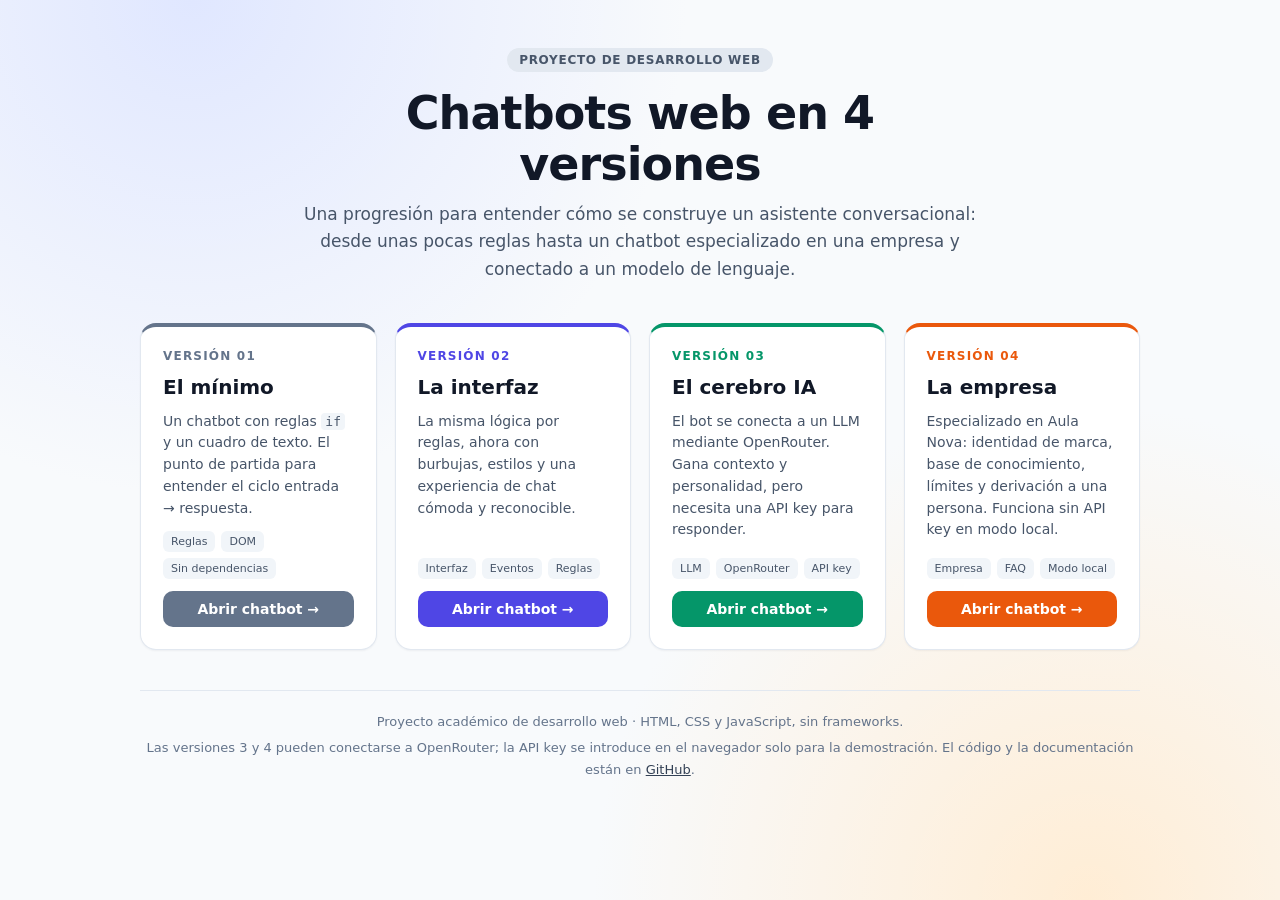
<file: index.html>
<!DOCTYPE html>
<html lang="es">

<head>
  <meta charset="UTF-8">
  <meta name="viewport" content="width=device-width, initial-scale=1.0">
  <meta name="description" content="Cuatro versiones progresivas de un chatbot web: reglas, interfaz, LLM y especialización para una empresa.">
  <title>Chatbots web · 4 versiones</title>
  <link rel="stylesheet" href="css/index.css">
</head>

<body>
  <div class="envoltorio">
    <header class="portada">
      <p class="etiqueta">Proyecto de desarrollo web</p>
      <h1>Chatbots web en 4 versiones</h1>
      <p class="intro">
        Una progresión para entender cómo se construye un asistente conversacional:
        desde unas pocas reglas hasta un chatbot especializado en una empresa y conectado a un modelo de lenguaje.
      </p>
    </header>

    <main class="rejilla">
      <article class="tarjeta v1">
        <span class="numero">Versión 01</span>
        <h2>El mínimo</h2>
        <p class="descripcion">
          Un chatbot con reglas <code>if</code> y un cuadro de texto. El punto de partida para entender
          el ciclo entrada → respuesta.
        </p>
        <ul class="etiquetas">
          <li>Reglas</li>
          <li>DOM</li>
          <li>Sin dependencias</li>
        </ul>
        <a class="boton" href="v1-chatbot-minimo.html">Abrir chatbot →</a>
      </article>

      <article class="tarjeta v2">
        <span class="numero">Versión 02</span>
        <h2>La interfaz</h2>
        <p class="descripcion">
          La misma lógica por reglas, ahora con burbujas, estilos y una experiencia de chat
          cómoda y reconocible.
        </p>
        <ul class="etiquetas">
          <li>Interfaz</li>
          <li>Eventos</li>
          <li>Reglas</li>
        </ul>
        <a class="boton" href="v2-chatbot-interfaz.html">Abrir chatbot →</a>
      </article>

      <article class="tarjeta v3">
        <span class="numero">Versión 03</span>
        <h2>El cerebro IA</h2>
        <p class="descripcion">
          El bot se conecta a un LLM mediante OpenRouter. Gana contexto y personalidad,
          pero necesita una API key para responder.
        </p>
        <ul class="etiquetas">
          <li>LLM</li>
          <li>OpenRouter</li>
          <li>API key</li>
        </ul>
        <a class="boton" href="v3-chatbot-ia.html">Abrir chatbot →</a>
      </article>

      <article class="tarjeta v4">
        <span class="numero">Versión 04</span>
        <h2>La empresa</h2>
        <p class="descripcion">
          Especializado en Aula Nova: identidad de marca, base de conocimiento, límites y
          derivación a una persona. Funciona sin API key en modo local.
        </p>
        <ul class="etiquetas">
          <li>Empresa</li>
          <li>FAQ</li>
          <li>Modo local</li>
        </ul>
        <a class="boton" href="v4-chatbot-empresa.html">Abrir chatbot →</a>
      </article>
    </main>

    <footer>
      <p>Proyecto académico de desarrollo web · HTML, CSS y JavaScript, sin frameworks.</p>
      <p class="notas">
        Las versiones 3 y 4 pueden conectarse a OpenRouter; la API key se introduce en el navegador
        solo para la demostración. El código y la documentación están en
        <a href="https://github.com/canodelacuadra/chatbot-ai" target="_blank" rel="noopener noreferrer">GitHub</a>.
      </p>
    </footer>
  </div>
</body>

</html>
</file>
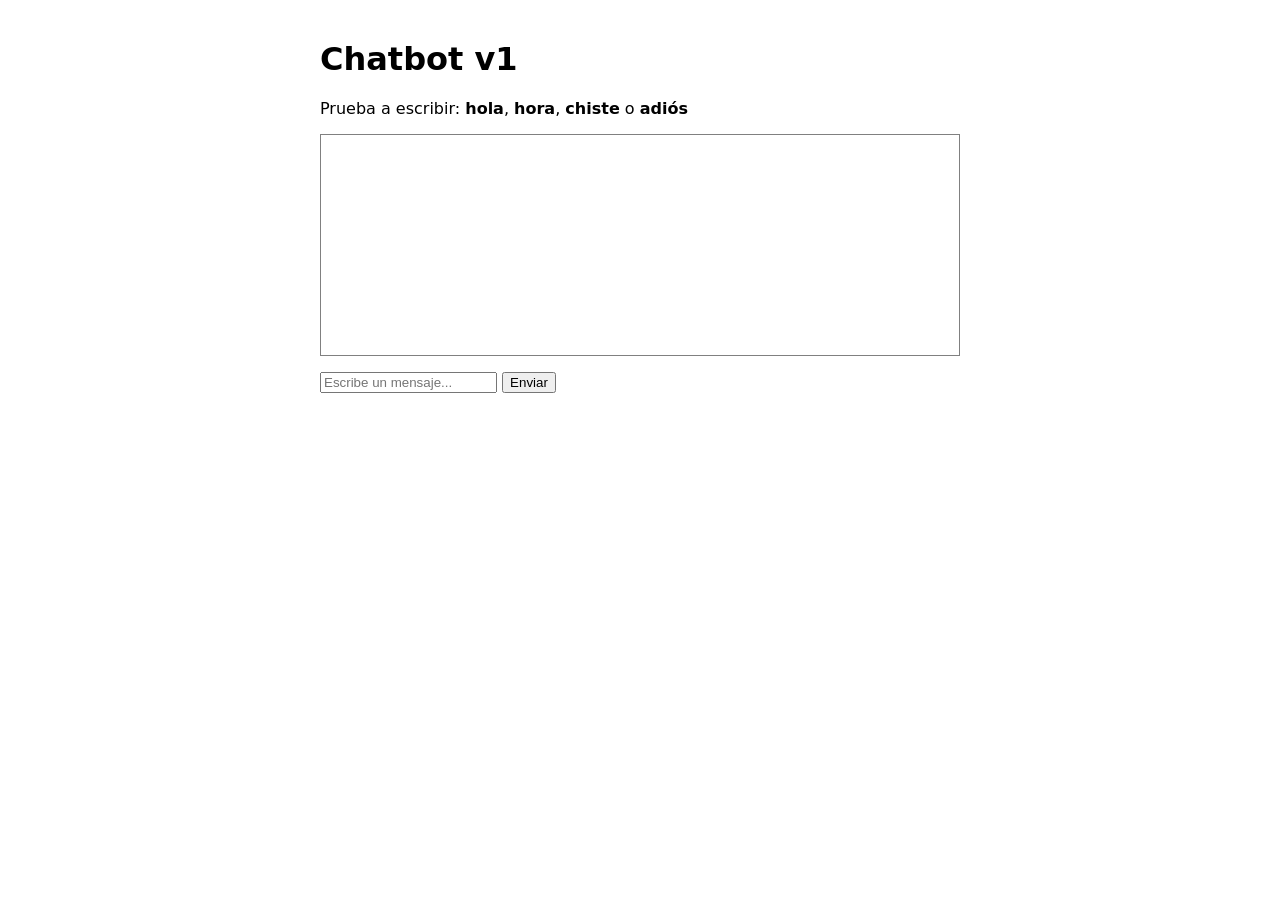
<file: v1-chatbot-minimo.html>
<!DOCTYPE html>
<html lang="es">

<head>
  <meta charset="UTF-8">
  <meta name="viewport" content="width=device-width, initial-scale=1.0">
  <title>Chatbot v1 - El mínimo posible</title>
  <link rel="stylesheet" href="css/v1-chatbot-minimo.css">
</head>

<body>
  <h1>Chatbot v1</h1>
  <p>Prueba a escribir: <strong>hola</strong>, <strong>hora</strong>, <strong>chiste</strong> o
    <strong>adiós</strong></p>

  <div id="chat"></div>

  <p>
    <input id="entrada" placeholder="Escribe un mensaje..." autocomplete="off">
    <button id="enviar">Enviar</button>
  </p>

  <script src="js/v1-chatbot-minimo.js"></script>
</body>

</html>
</file>
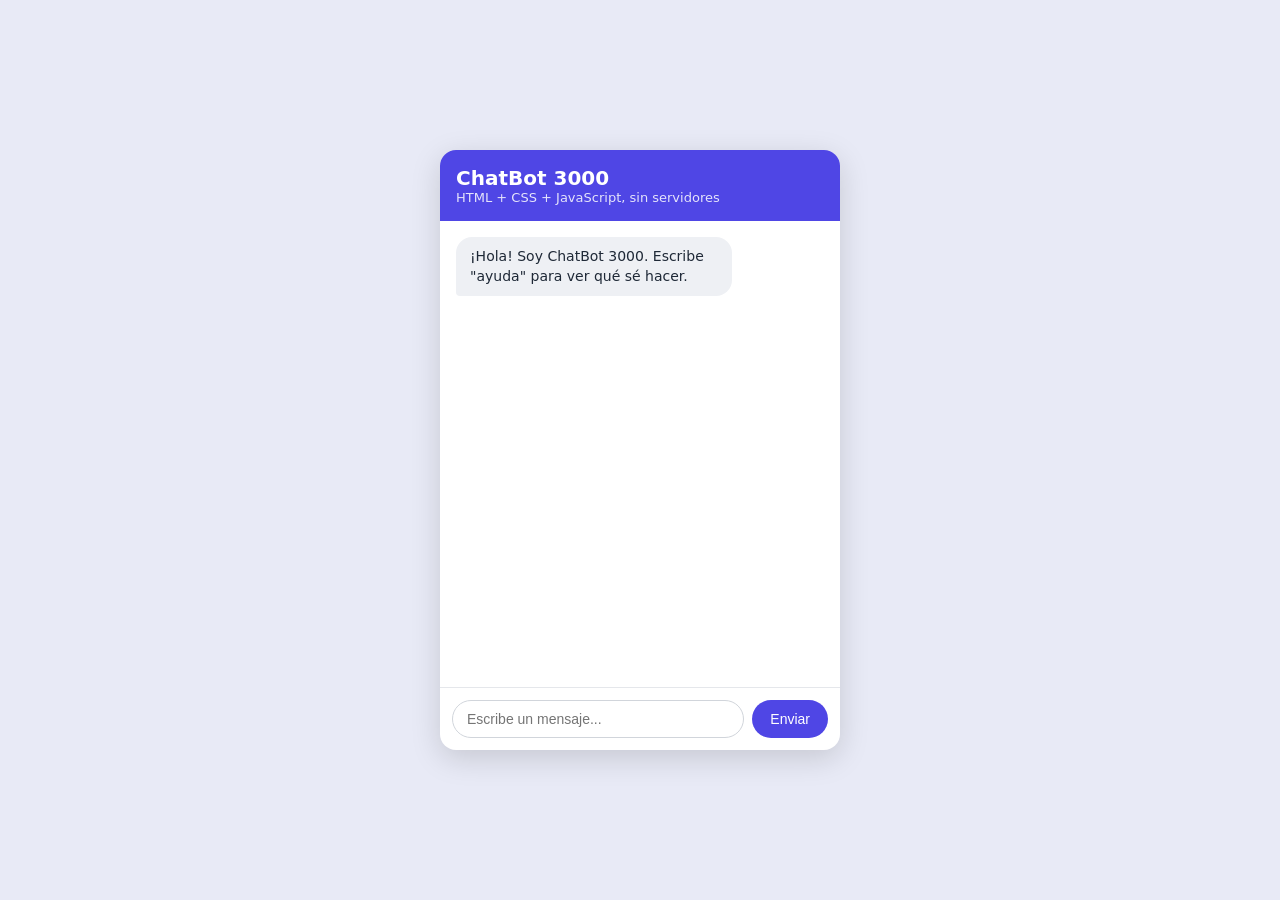
<file: v2-chatbot-interfaz.html>
<!DOCTYPE html>
<html lang="es">

<head>
  <meta charset="UTF-8">
  <meta name="viewport" content="width=device-width, initial-scale=1.0">
  <title>Chatbot v2 - Con interfaz de chat</title>

  <link rel="stylesheet" href="css/v2-chatbot-interfaz.css">
</head>

<body>
  <div class="chat">
    <header class="cabecera">
      <h1>ChatBot 3000</h1>
      <p>HTML + CSS + JavaScript, sin servidores</p>
    </header>

    <main id="mensajes" class="mensajes" aria-live="polite"></main>

    <div class="zona-entrada">
      <input id="entrada" type="text" placeholder="Escribe un mensaje..." autocomplete="off">
      <button id="enviar" type="button">Enviar</button>
    </div>
  </div>

  <script src="js/v2-chatbot-interfaz.js"></script>
</body>

</html>
</file>
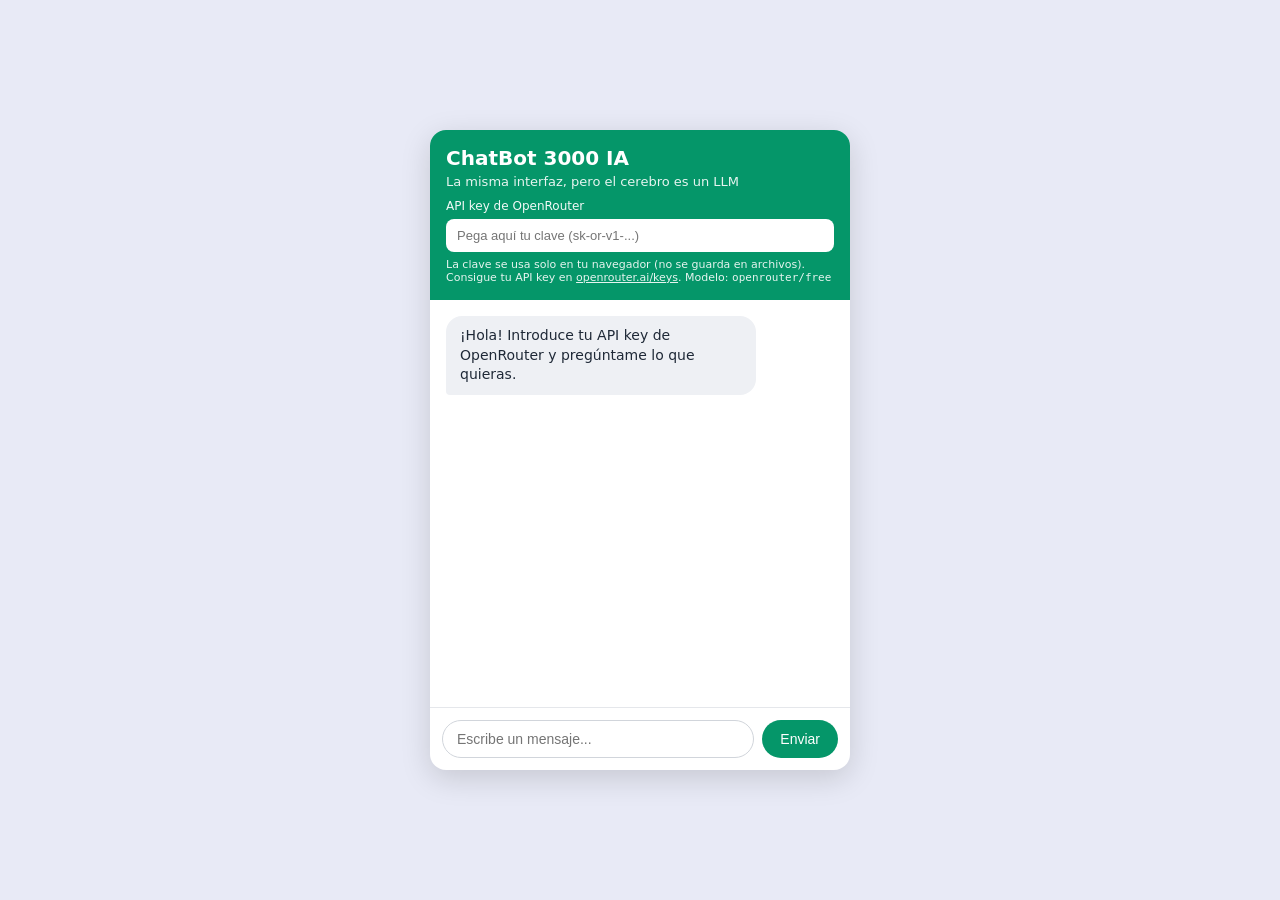
<file: v3-chatbot-ia.html>
<!DOCTYPE html>
<html lang="es">

<head>
  <meta charset="UTF-8">
  <meta name="viewport" content="width=device-width, initial-scale=1.0">
  <title>Chatbot v3 - Con un LLM de verdad</title>

  <link rel="stylesheet" href="css/v3-chatbot-ia.css">
</head>

<body>
  <div class="chat">
    <header class="cabecera">
      <h1>ChatBot 3000 IA</h1>
      <p>La misma interfaz, pero el cerebro es un LLM</p>
      <div class="config">
        <label for="api-key">API key de OpenRouter</label>
        <input id="api-key" type="password" placeholder="Pega aquí tu clave (sk-or-v1-...)" autocomplete="off">
        <small>La clave se usa solo en tu navegador (no se guarda en archivos). Consigue tu API key en <a href="https://openrouter.ai/keys" target="_blank" rel="noopener noreferrer" style="color: #fff; text-decoration: underline;">openrouter.ai/keys</a>. Modelo: <code>openrouter/free</code></small>
      </div>
    </header>

    <main id="mensajes" class="mensajes" aria-live="polite"></main>

    <div class="zona-entrada">
      <input id="entrada" type="text" placeholder="Escribe un mensaje..." autocomplete="off">
      <button id="enviar" type="button">Enviar</button>
    </div>
  </div>

  <script src="js/v3-chatbot-ia.js"></script>
</body>

</html>
</file>
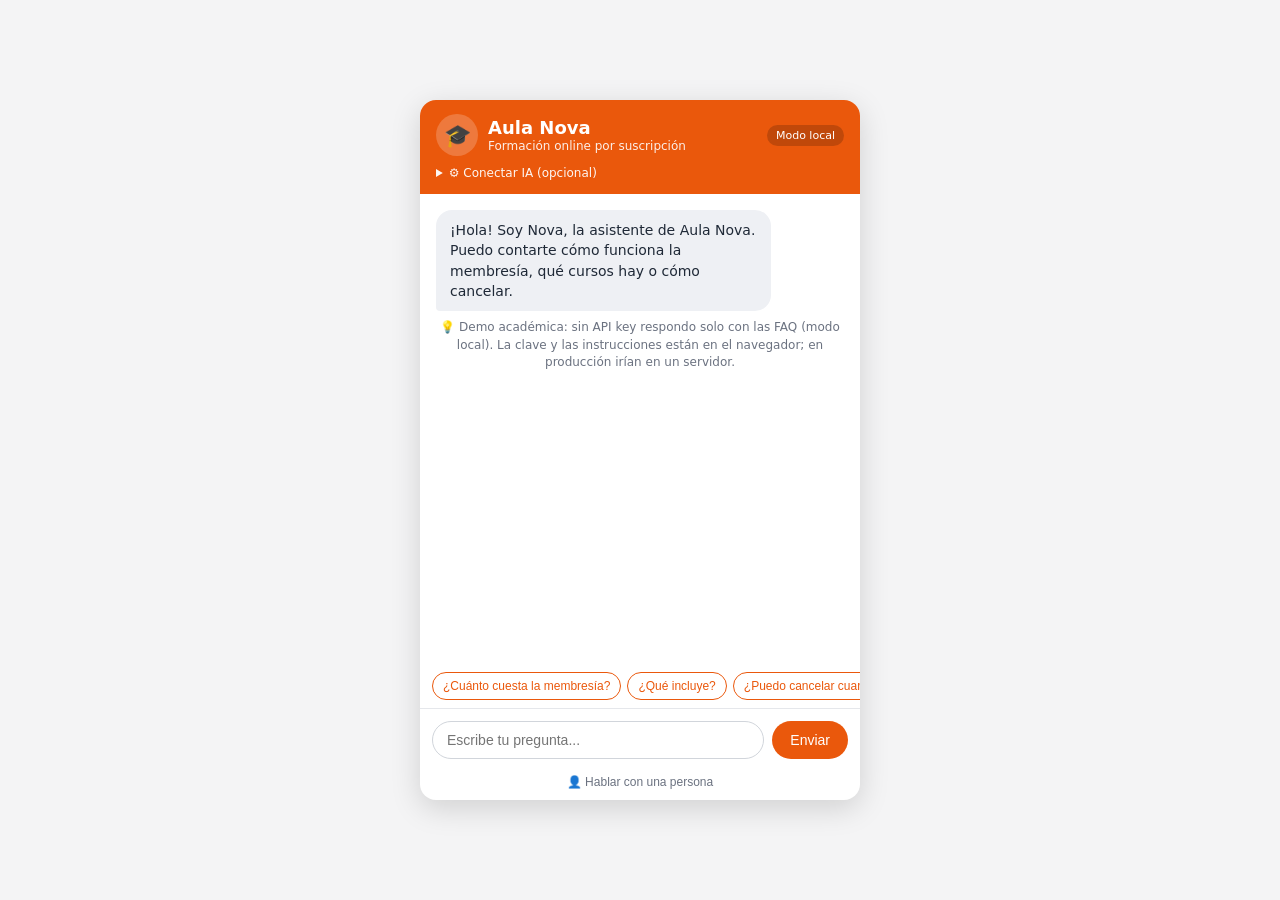
<file: v4-chatbot-empresa.html>
<!DOCTYPE html>
<html lang="es">

<head>
  <meta charset="UTF-8">
  <meta name="viewport" content="width=device-width, initial-scale=1.0">
  <title>Chatbot v4 - Especializado en una empresa</title>

  <link rel="stylesheet" href="css/v4-chatbot-empresa.css">
</head>

<body>
  <div class="chat">
    <header class="cabecera">
      <div class="marca">
        <div id="avatar" class="avatar" aria-hidden="true">🎓</div>
        <div class="datos-marca">
          <h1 id="nombre">Aula Nova</h1>
          <p id="lema">Formación online por suscripción</p>
        </div>
        <span id="modo" class="modo">Modo local</span>
      </div>

      <!--
        ⚠️ EN PRODUCCIÓN: este campo no existiría.
        La API key debe vivir en una variable de entorno del servidor.
      -->
      <details class="config">
        <summary>⚙️ Conectar IA (opcional)</summary>
        <label for="api-key">API key de OpenRouter</label>
        <input id="api-key" type="password" placeholder="Pega aquí tu clave (sk-or-v1-...)" autocomplete="off">
        <small>
          Sin clave, Nova responde solo con las FAQ de la empresa (modo local).
          La clave se usa únicamente en tu navegador. En una empresa real iría en el servidor.
        </small>
      </details>
    </header>

    <main id="mensajes" class="mensajes" aria-live="polite"></main>

    <div id="sugerencias" class="sugerencias" aria-label="Preguntas sugeridas"></div>

    <div class="zona-entrada">
      <input id="entrada" type="text" placeholder="Escribe tu pregunta..." autocomplete="off">
      <button id="enviar" type="button">Enviar</button>
    </div>

    <div class="pie">
      <button id="derivar" type="button">👤 Hablar con una persona</button>
    </div>
  </div>

  <script src="js/v4-chatbot-empresa.js"></script>
</body>

</html>
</file>
<file: css/index.css>
/* Página de inicio: tarjetas con las cuatro versiones del chatbot */

:root {
  --texto: #111827;
  --texto-suave: #475569;
  --borde: #e2e8f0;
  --fondo: #f8fafc;
}

* {
  box-sizing: border-box;
}

body {
  margin: 0;
  min-height: 100vh;
  font-family: system-ui, sans-serif;
  color: var(--texto);
  background:
    radial-gradient(circle at 15% 0%, #e0e7ff 0%, transparent 35%),
    radial-gradient(circle at 85% 100%, #ffedd5 0%, transparent 35%),
    var(--fondo);
}

.envoltorio {
  max-width: 1040px;
  margin: 0 auto;
  padding: 48px 20px 40px;
}

/* Cabecera */
.portada {
  max-width: 720px;
  margin: 0 auto 40px;
  text-align: center;
}

.etiqueta {
  display: inline-block;
  margin: 0;
  padding: 5px 12px;
  border-radius: 999px;
  background: #e2e8f0;
  color: var(--texto-suave);
  font-size: 12px;
  font-weight: 600;
  letter-spacing: 0.06em;
  text-transform: uppercase;
}

h1 {
  margin: 16px 0 12px;
  font-size: clamp(30px, 6vw, 46px);
  line-height: 1.1;
  letter-spacing: -0.02em;
}

.intro {
  margin: 0;
  color: var(--texto-suave);
  font-size: 17px;
  line-height: 1.6;
}

/* Rejilla de versiones */
.rejilla {
  display: grid;
  grid-template-columns: repeat(auto-fit, minmax(230px, 1fr));
  gap: 18px;
}

.tarjeta {
  --acento: #64748b;
  display: flex;
  flex-direction: column;
  gap: 12px;
  padding: 22px;
  border: 1px solid var(--borde);
  border-top: 4px solid var(--acento);
  border-radius: 16px;
  background: #fff;
  box-shadow: 0 1px 2px rgba(15, 23, 42, 0.05);
  transition: transform 0.15s ease, box-shadow 0.15s ease;
}

.tarjeta:hover {
  transform: translateY(-3px);
  box-shadow: 0 12px 28px rgba(15, 23, 42, 0.12);
}

.tarjeta.v2 {
  --acento: #4f46e5;
}

.tarjeta.v3 {
  --acento: #059669;
}

.tarjeta.v4 {
  --acento: #ea580c;
}

.numero {
  color: var(--acento);
  font-size: 12px;
  font-weight: 700;
  letter-spacing: 0.1em;
  text-transform: uppercase;
}

h2 {
  margin: 0;
  font-size: 20px;
}

.descripcion {
  flex: 1;
  margin: 0;
  color: var(--texto-suave);
  font-size: 14px;
  line-height: 1.55;
}

.descripcion code {
  padding: 1px 4px;
  border-radius: 4px;
  background: #f1f5f9;
  font-size: 13px;
}

.etiquetas {
  display: flex;
  flex-wrap: wrap;
  gap: 6px;
  margin: 0;
  padding: 0;
  list-style: none;
}

.etiquetas li {
  padding: 4px 8px;
  border-radius: 6px;
  background: #f1f5f9;
  color: var(--texto-suave);
  font-size: 11px;
}

.boton {
  display: inline-flex;
  align-items: center;
  justify-content: center;
  padding: 10px 14px;
  border-radius: 10px;
  background: var(--acento);
  color: #fff;
  font-size: 14px;
  font-weight: 600;
  text-decoration: none;
}

.boton:hover {
  filter: brightness(0.92);
}

.boton:focus-visible {
  outline: 3px solid rgba(15, 23, 42, 0.25);
  outline-offset: 2px;
}

/* Pie */
footer {
  margin-top: 40px;
  padding-top: 20px;
  border-top: 1px solid var(--borde);
  color: #64748b;
  font-size: 13px;
  line-height: 1.7;
  text-align: center;
}

footer p {
  margin: 0;
}

.notas {
  margin-top: 4px !important;
}

footer a {
  color: #334155;
}

footer a:hover {
  color: var(--texto);
}
</file>
<file: css/v1-chatbot-minimo.css>
/* v1: los estilos mínimos imprescindibles.
   La idea de esta versión es que el HTML y el JS sean lo más simple posible. */
body {
  font-family: system-ui, sans-serif;
  max-width: 640px;
  margin: 40px auto;
  padding: 0 16px;
}

#chat {
  border: 1px solid gray;
  padding: 10px;
  height: 200px;
  overflow-y: scroll;
}
</file>
<file: css/v2-chatbot-interfaz.css>
/* 1. Página: centra el chat en pantalla */
* {
  box-sizing: border-box;
  margin: 0;
  padding: 0;
}

body {
  font-family: system-ui, sans-serif;
  background: #e8eaf6;
  min-height: 100vh;
  display: flex;
  justify-content: center;
  align-items: center;
}

/* 2. Ventana del chat */
.chat {
  width: 400px;
  height: 600px;
  background: white;
  border-radius: 16px;
  box-shadow: 0 8px 30px rgba(0, 0, 0, 0.15);
  display: flex;
  flex-direction: column; /* cabecera, mensajes, entrada */
  overflow: hidden;
}

.cabecera {
  background: #4f46e5;
  color: white;
  padding: 16px;
}

.cabecera h1 {
  font-size: 20px;
}

.cabecera p {
  font-size: 13px;
  opacity: 0.85;
}

/* 3. Área de mensajes y burbujas */
.mensajes {
  flex: 1;
  padding: 16px;
  overflow-y: auto;
  display: flex;
  flex-direction: column;
  gap: 8px;
}

.mensaje {
  max-width: 75%;
  padding: 10px 14px;
  border-radius: 16px;
  font-size: 14px;
  line-height: 1.4;
  white-space: pre-wrap;
}

.mensaje.bot {
  background: #eef0f4;
  color: #1f2937;
  align-self: flex-start;
  border-bottom-left-radius: 4px;
}

.mensaje.usuario {
  background: #4f46e5;
  color: white;
  align-self: flex-end;
  border-bottom-right-radius: 4px;
}

/* 4. Zona de escritura */
.zona-entrada {
  display: flex;
  gap: 8px;
  padding: 12px;
  border-top: 1px solid #e5e7eb;
}

.zona-entrada input {
  flex: 1;
  padding: 10px 14px;
  border: 1px solid #d1d5db;
  border-radius: 999px;
  font-size: 14px;
  outline: none;
}

.zona-entrada input:focus {
  border-color: #4f46e5;
}

.zona-entrada button {
  padding: 10px 18px;
  background: #4f46e5;
  color: white;
  border: none;
  border-radius: 999px;
  font-size: 14px;
  cursor: pointer;
}

.zona-entrada button:hover {
  background: #4338ca;
}
</file>
<file: css/v3-chatbot-ia.css>
/* 1. Página: centra el chat en pantalla */
* {
  box-sizing: border-box;
  margin: 0;
  padding: 0;
}

body {
  font-family: system-ui, sans-serif;
  background: #e8eaf6;
  min-height: 100vh;
  display: flex;
  justify-content: center;
  align-items: center;
  padding: 16px;
}

/* 2. Ventana del chat */
.chat {
  width: 420px;
  max-width: 100%;
  height: 640px;
  max-height: calc(100vh - 32px);
  background: white;
  border-radius: 16px;
  box-shadow: 0 8px 30px rgba(0, 0, 0, 0.15);
  display: flex;
  flex-direction: column;
  overflow: hidden;
}

.cabecera {
  background: #059669;
  color: white;
  padding: 16px;
}

.cabecera h1 {
  font-size: 20px;
  margin-bottom: 4px;
}

.cabecera p {
  font-size: 13px;
  opacity: 0.9;
  margin-bottom: 10px;
}

.config {
  display: flex;
  flex-direction: column;
  gap: 6px;
}

.config label {
  font-size: 12px;
  opacity: 0.95;
}

.config input {
  width: 100%;
  padding: 8px 10px;
  border: 1px solid rgba(255, 255, 255, 0.35);
  border-radius: 8px;
  font-size: 13px;
  outline: none;
}

.config small {
  font-size: 11px;
  opacity: 0.9;
}

/* 3. Área de mensajes y burbujas */
.mensajes {
  flex: 1;
  padding: 16px;
  overflow-y: auto;
  display: flex;
  flex-direction: column;
  gap: 8px;
}

.mensaje {
  max-width: 80%;
  padding: 10px 14px;
  border-radius: 16px;
  font-size: 14px;
  line-height: 1.4;
  white-space: pre-wrap;
}

.mensaje.bot {
  background: #eef0f4;
  color: #1f2937;
  align-self: flex-start;
  border-bottom-left-radius: 4px;
}

.mensaje.usuario {
  background: #059669;
  color: white;
  align-self: flex-end;
  border-bottom-right-radius: 4px;
}

.mensaje.error {
  background: #fee2e2;
  color: #991b1b;
  align-self: flex-start;
  border-bottom-left-radius: 4px;
}

/* 4. Zona de escritura */
.zona-entrada {
  display: flex;
  gap: 8px;
  padding: 12px;
  border-top: 1px solid #e5e7eb;
}

.zona-entrada input {
  flex: 1;
  padding: 10px 14px;
  border: 1px solid #d1d5db;
  border-radius: 999px;
  font-size: 14px;
  outline: none;
}

.zona-entrada input:focus {
  border-color: #059669;
}

.zona-entrada button {
  padding: 10px 18px;
  background: #059669;
  color: white;
  border: none;
  border-radius: 999px;
  font-size: 14px;
  cursor: pointer;
}

.zona-entrada button:hover {
  background: #047857;
}

.zona-entrada button:disabled {
  opacity: 0.6;
  cursor: not-allowed;
}
</file>
<file: css/v4-chatbot-empresa.css>
/* 1. Página y variables de marca (se sobrescriben desde JS con NEGOCIO.color) */
:root {
  --marca: #ea580c;
  --marca-oscura: #c2410c;
}

* {
  box-sizing: border-box;
  margin: 0;
  padding: 0;
}

body {
  font-family: system-ui, sans-serif;
  background: #f4f4f5;
  min-height: 100vh;
  display: flex;
  justify-content: center;
  align-items: center;
  padding: 16px;
}

/* 2. Ventana del chat */
.chat {
  width: 440px;
  max-width: 100%;
  height: 700px;
  max-height: calc(100vh - 32px);
  background: white;
  border-radius: 16px;
  box-shadow: 0 8px 30px rgba(0, 0, 0, 0.15);
  display: flex;
  flex-direction: column;
  overflow: hidden;
}

/* 3. Cabecera con la identidad de la empresa */
.cabecera {
  background: var(--marca);
  color: white;
  padding: 14px 16px;
}

.marca {
  display: flex;
  align-items: center;
  gap: 10px;
}

.avatar {
  width: 42px;
  height: 42px;
  flex-shrink: 0;
  border-radius: 50%;
  background: rgba(255, 255, 255, 0.2);
  display: grid;
  place-items: center;
  font-size: 22px;
}

.datos-marca {
  min-width: 0;
}

.datos-marca h1 {
  font-size: 18px;
  line-height: 1.2;
}

.datos-marca p {
  font-size: 12px;
  opacity: 0.9;
}

.modo {
  margin-left: auto;
  padding: 4px 9px;
  border-radius: 999px;
  background: rgba(0, 0, 0, 0.18);
  font-size: 11px;
  white-space: nowrap;
}

.modo.activo {
  background: white;
  color: var(--marca);
  font-weight: 600;
}

/* Configuración de la API: plegada para no romper la estética de "producto" */
.config {
  margin-top: 10px;
  font-size: 12px;
}

.config summary {
  cursor: pointer;
  opacity: 0.95;
  user-select: none;
}

.config label {
  display: block;
  margin: 8px 0 4px;
}

.config input {
  width: 100%;
  padding: 8px 10px;
  border: 1px solid rgba(255, 255, 255, 0.35);
  border-radius: 8px;
  font-size: 13px;
  outline: none;
}

.config small {
  display: block;
  margin-top: 6px;
  font-size: 11px;
  opacity: 0.9;
  line-height: 1.4;
}

/* 4. Área de mensajes y burbujas */
.mensajes {
  flex: 1;
  min-height: 0;
  padding: 16px;
  overflow-y: auto;
  display: flex;
  flex-direction: column;
  gap: 8px;
}

.mensaje {
  max-width: 82%;
  padding: 10px 14px;
  border-radius: 16px;
  font-size: 14px;
  line-height: 1.45;
  white-space: pre-wrap;
}

.mensaje.bot {
  background: #eef0f4;
  color: #1f2937;
  align-self: flex-start;
  border-bottom-left-radius: 4px;
}

.mensaje.usuario {
  background: var(--marca);
  color: white;
  align-self: flex-end;
  border-bottom-right-radius: 4px;
}

.mensaje.error {
  background: #fee2e2;
  color: #991b1b;
  align-self: flex-start;
  border-bottom-left-radius: 4px;
}

.mensaje.nota {
  max-width: 100%;
  background: transparent;
  color: #6b7280;
  font-size: 12px;
  padding: 0 4px;
  align-self: center;
  text-align: center;
}

.mensaje.escribiendo {
  color: #6b7280;
  font-style: italic;
}

/* 5. Preguntas sugeridas */
.sugerencias {
  display: flex;
  gap: 6px;
  padding: 0 12px 8px;
  overflow-x: auto;
  flex-shrink: 0;
}

.sugerencias.oculto {
  display: none;
}

.chip {
  padding: 6px 10px;
  border: 1px solid var(--marca);
  border-radius: 999px;
  background: white;
  color: var(--marca);
  font-size: 12px;
  white-space: nowrap;
  cursor: pointer;
}

.chip:hover {
  background: var(--marca);
  color: white;
}

/* 6. Zona de escritura */
.zona-entrada {
  display: flex;
  gap: 8px;
  padding: 12px;
  border-top: 1px solid #e5e7eb;
  flex-shrink: 0;
}

.zona-entrada input {
  flex: 1;
  min-width: 0;
  padding: 10px 14px;
  border: 1px solid #d1d5db;
  border-radius: 999px;
  font-size: 14px;
  outline: none;
}

.zona-entrada input:focus {
  border-color: var(--marca);
}

.zona-entrada button {
  padding: 10px 18px;
  background: var(--marca);
  color: white;
  border: none;
  border-radius: 999px;
  font-size: 14px;
  cursor: pointer;
}

.zona-entrada button:hover {
  background: var(--marca-oscura);
}

.zona-entrada button:disabled {
  opacity: 0.6;
  cursor: not-allowed;
}

/* 7. Enlace de derivación a una persona */
.pie {
  padding: 0 12px 10px;
  text-align: center;
  flex-shrink: 0;
}

.pie button {
  background: none;
  border: none;
  color: #6b7280;
  font-size: 12px;
  cursor: pointer;
}

.pie button:hover {
  color: var(--marca);
  text-decoration: underline;
}
</file>
